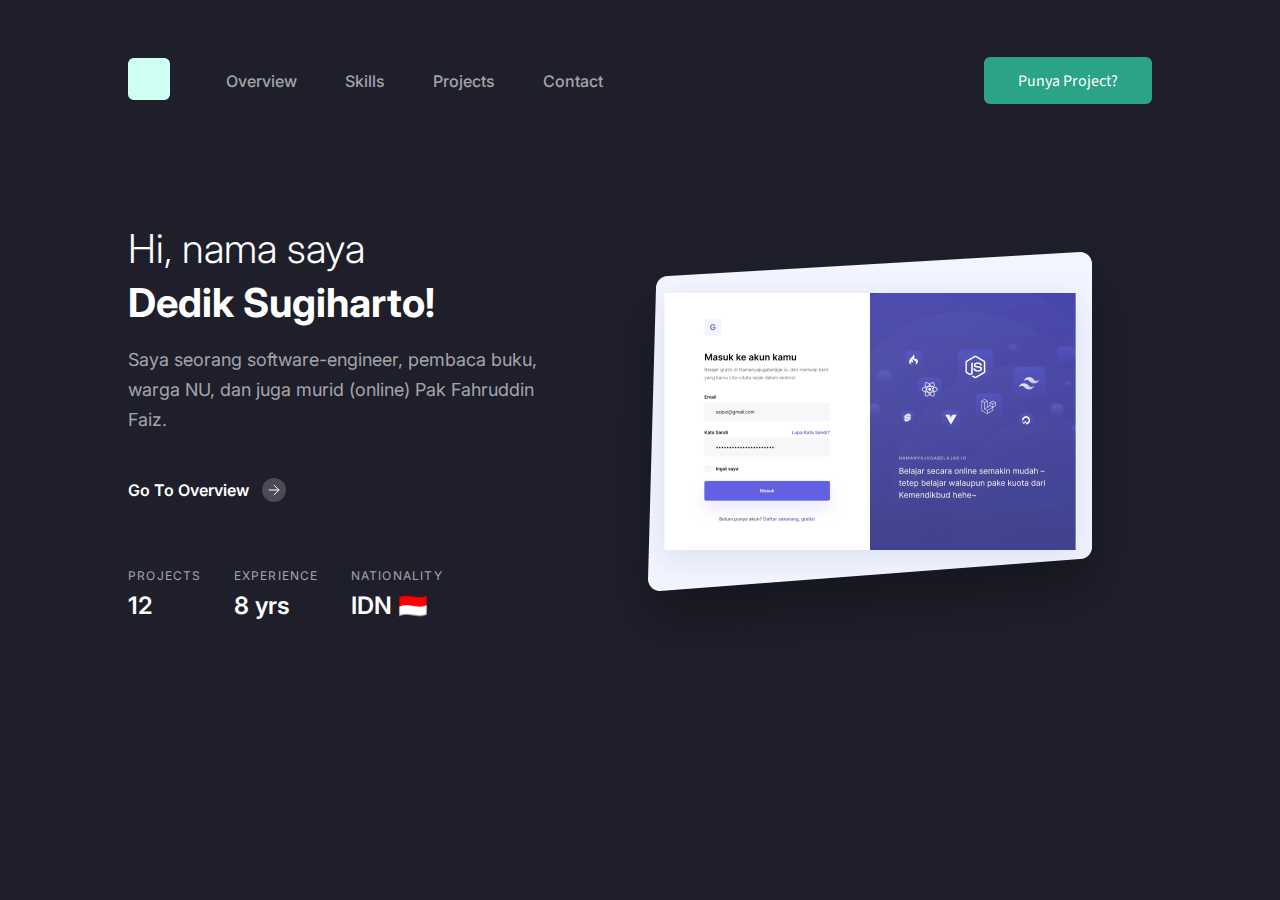
<file: index.html>
<!DOCTYPE html>
<html lang="en">
<head>
  <meta charset="UTF-8">
  <meta http-equiv="X-UA-Compatible" content="IE=edge">
  <meta name="viewport" content="width=device-width, initial-scale=1.0">

  <link rel="stylesheet" href="styles/style.css">
  <link rel="preconnect" href="https://fonts.googleapis.com">
  <link rel="preconnect" href="https://fonts.gstatic.com" crossorigin>
  <link href="https://fonts.googleapis.com/css2?family=Inter:wght@300;400;500;600;700&family=Source+Sans+Pro:wght@600&display=swap" rel="stylesheet">
  <title>Portfolio</title>
</head>
<body>
  <div class="wrapper">
    <header class="header">
      <div class="header__container">
        <nav class="navbar">
          <div class="navbar__logo">
            <a href="index.html"><img src="images/logo.png" alt="LOGO" class="navbar__logo--img"></a> 
          </div>
          <div class="navbar-nav menu">
            <ul class="nav__menu">
              <li class="menu__item"><a href="html/overview.html" class="item__link">Overview</a></li>
              <li class="menu__item"><a href="html/skills.html" class="item__link">Skills</a></li>
              <li class="menu__item"><a href="html/projects.html" class="item__link">Projects</a></li>
              <li class="menu__item"><a href="html/contact.html" class="item__link">Contact</a></li>
            </ul>
          </div>
          <button class="order__button">Punya Project?</button>
        </nav>
    </div>
    </header>
    <main class="main">
      <div class="main__container">
        <div class="main__block">
         <div class="main__title">
          Hi, nama saya <br>
         <span>Dedik Sugiharto!</span> 
        </div>
          <div class="main__text">
            Saya seorang software-engineer, 
            pembaca buku, warga NU, 
            dan juga murid (online) Pak Fahruddin Faiz.
          </div>
          <div class="main__overview">
            <div class="overview__title">Go To Overview</div>
            <button class="overview__button"></button>
          </div>
          <div class="main__info">
            <div class="info__card">
              <div class="card__title">
                PROJECTS
              </div>
              <div class="card__data">
                12
              </div>
            </div>
            <div class="info__card">
              <div class="card__title">
                EXPERIENCE
              </div>
              <div class="card__data">
                8 yrs
              </div>
            </div>
            <div class="info__card">
              <div class="card__title">
                NATIONALITY
              </div>
              <div class="card__data">
                IDN 🇮🇩
              </div>
            </div>
          </div>
        </div>
        <div class="main__image">
          <div class="main_img">
            <img src="images/_main/main.png" alt="" class="img__img">
          </div>
        </div>
      </div>
    </main>
  </div>
</body>
</html>
</file>
<file: styles/style.css>
* {
  margin: 0;
  padding: 0;
  box-sizing: border-box;
}

html body {
  background-color: #1E1F2B;
}

[class*=_container] {
  max-width: 1024px;
  margin: 0px auto;
}

/*--------------------Home--------------------*/
.wrapper {
  display: flex;
  flex-direction: column;
  overflow: hidden;
  min-height: 100%;
}

/*--------------------Header--------------------*/
.header {
  margin-top: 57px;
}

.header__container .navbar {
  display: flex;
  align-items: center;
}
.header__container .navbar-nav {
  display: flex;
  margin-left: 56px;
}
.header__container .navbar .nav__menu {
  display: flex;
  gap: 48px;
}
.header__container .navbar .nav__menu .menu__item {
  list-style: none;
}
.header__container .navbar .nav__menu .item__link {
  text-decoration: none;
  color: white;
  font-family: "Inter";
  font-weight: 500;
  font-size: 16px;
  color: rgba(255, 255, 255, 0.6);
  transition: 0.1s color;
}
.header__container .navbar .nav__menu .item__link:hover {
  color: #FFFFFF;
}
.header__container .menu {
  flex: 1 1 auto;
}
.header__container .order__button {
  padding: 0;
  border: none;
  width: 168px;
  height: 47px;
  border-radius: 6px;
  font-family: "Source Sans Pro";
  font-size: 16px;
  line-height: 28px;
  background-color: #2BA386;
  color: #FFFFFF;
  cursor: pointer;
}
.header__container .order__button:hover {
  background-image: linear-gradient(45deg, #2BA386 30%, #1e6957);
}

/*--------------------/Header--------------------*/
/*--------------------Main--------------------*/
@-webkit-keyframes slideInFromLeft {
  0% {
    transform: translateX(-100%);
  }
  100% {
    transform: translateX(0);
  }
}
@keyframes slideInFromLeft {
  0% {
    transform: translateX(-100%);
  }
  100% {
    transform: translateX(0);
  }
}
@-webkit-keyframes slideInFromBottom {
  0% {
    transform: translateY(500%);
  }
  100% {
    transform: translateY(0);
  }
}
@keyframes slideInFromBottom {
  0% {
    transform: translateY(500%);
  }
  100% {
    transform: translateY(0);
  }
}
@-webkit-keyframes opacityFromZero {
  0% {
    opacity: 0;
  }
  100% {
    opacity: 1;
  }
}
@keyframes opacityFromZero {
  0% {
    opacity: 0;
  }
  100% {
    opacity: 1;
  }
}
.main {
  margin-top: 118px;
}
.main__container {
  display: flex;
  justify-content: center;
}
.main__block {
  display: flex;
  flex-direction: column;
  flex: 1 1 30%;
  -webkit-animation: 0.77s ease-out opacityFromZero;
          animation: 0.77s ease-out opacityFromZero;
}
.main__title {
  color: #FFFFFF;
  font-family: "Inter";
  font-weight: 300;
  font-size: 40px;
  line-height: 54px;
}
.main__title span {
  font-weight: 700;
}
.main__text {
  text-align: left;
  font-family: "Inter";
  font-style: normal;
  font-weight: 400;
  font-size: 18px;
  line-height: 30px;
  color: rgba(255, 255, 255, 0.6);
  margin-top: 15px;
}
.main__overview {
  display: flex;
  align-items: center;
  margin-top: 43px;
  gap: 13px;
}
.main__overview .overview__title {
  font-family: "Inter";
  font-style: normal;
  font-weight: 600;
  font-size: 16px;
  line-height: 19px;
  color: #FFFFFF;
  cursor: pointer;
}
.main__overview .overview__button {
  border: none;
  background: url("../../../icons/arrow_button.svg");
  width: 24px;
  height: 24px;
  cursor: pointer;
}
.main__info {
  margin-top: 66px;
  display: flex;
  gap: 32px;
}
.main__info .info__card {
  -webkit-animation: 0.55s ease-out slideInFromBottom;
          animation: 0.55s ease-out slideInFromBottom;
}
.main__info .info__card .card__title {
  font-family: "Inter";
  font-style: normal;
  font-weight: 400;
  font-size: 12px;
  line-height: 15px;
  letter-spacing: 0.1em;
  color: rgba(255, 255, 255, 0.6);
}
.main__info .info__card .card__data {
  font-family: "Inter";
  font-style: normal;
  font-weight: 600;
  font-size: 24px;
  line-height: 29px;
  color: #FFFFFF;
  margin-top: 8px;
}
.main__image {
  display: flex;
  flex: 1 1 50%;
  justify-content: flex-end;
  -webkit-animation: 0.66s ease-out slideInFromLeft;
          animation: 0.66s ease-out slideInFromLeft;
}

/*--------------------/Main--------------------*/
/*--------------------/Home--------------------*//*# sourceMappingURL=style.css.map */
</file>
